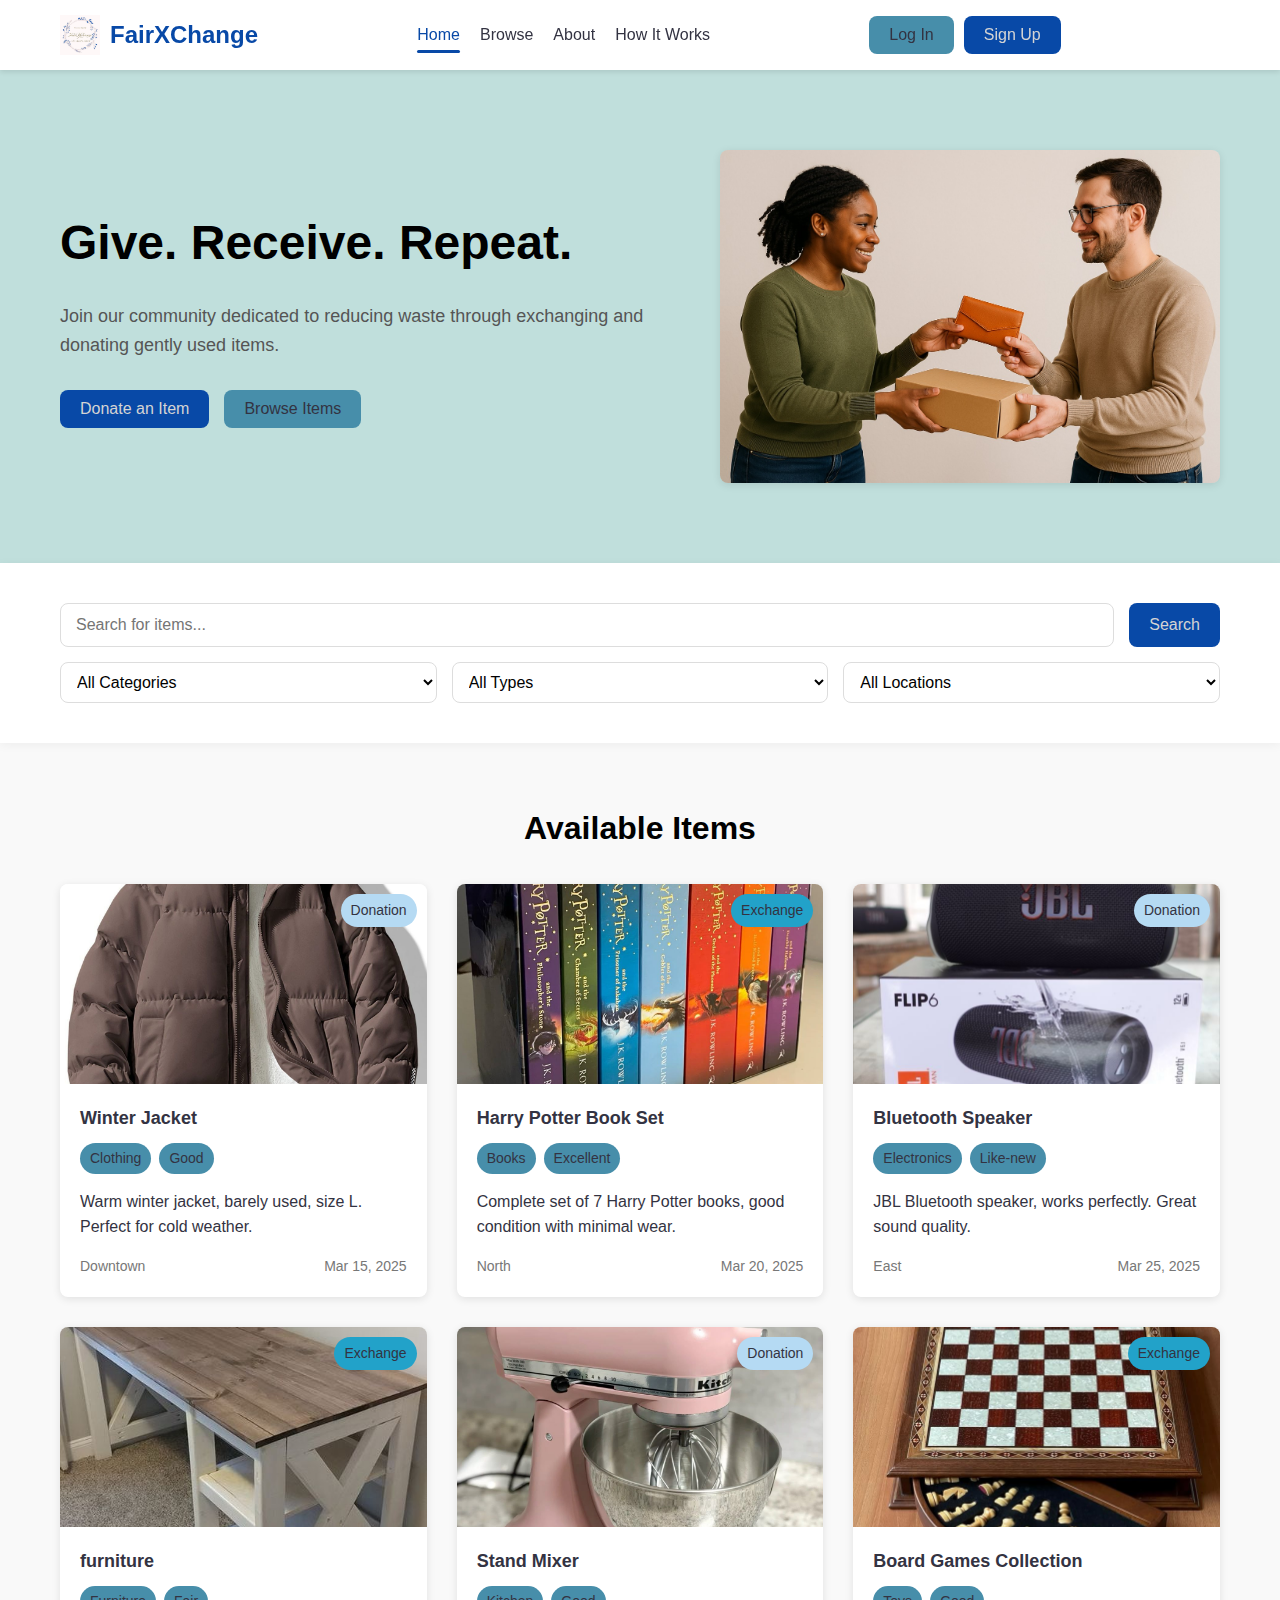
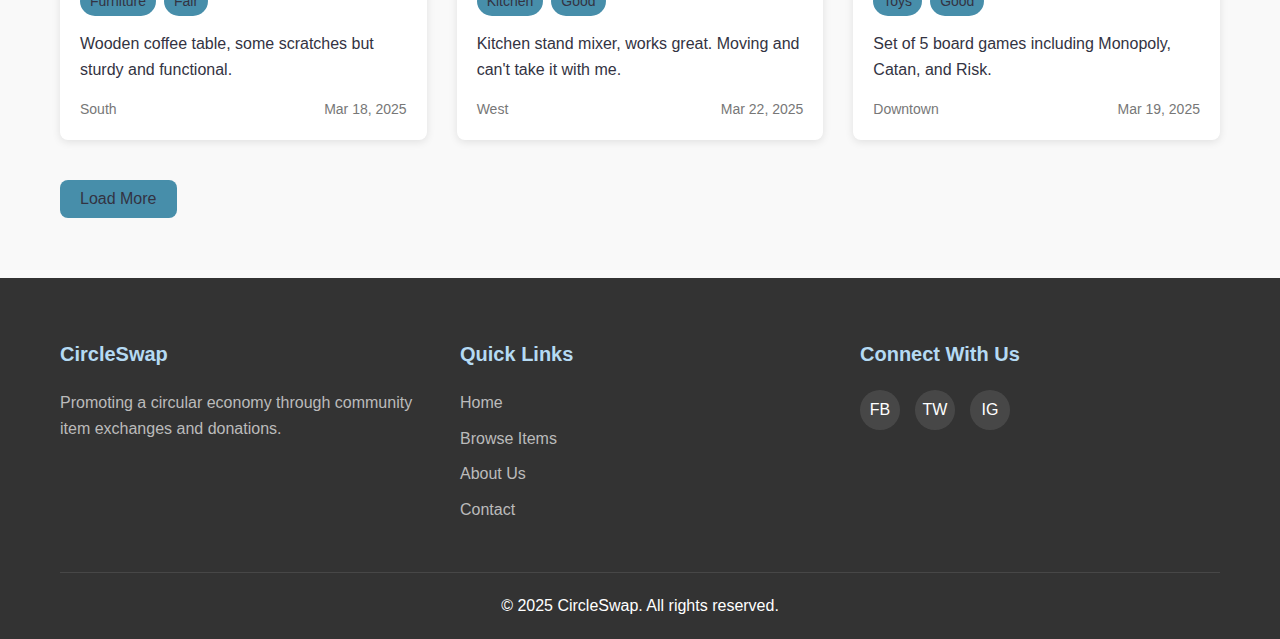
<file: Quantum/Quantum-EcoSwap/index.html>
<!DOCTYPE html>
<html lang="en">
<head>
    <meta charset="UTF-8">
    <meta name="viewport" content="width=device-width, initial-scale=1.0">
    <title>FairXChange - Exchange & Donate Items</title>
    <link rel="stylesheet" href="styles.css">
</head>
<body>
    <header>
        <div class="container">
            <nav>
                <div class="logo">
                    <img src= "nh.jpg" height=10 width=10> </img>
                    <h1>FairXChange</h1>
                </div>
                <div class="nav-links">
                    <a href="#" class="active">Home</a>
                    <a href="#">Browse</a>
                    <a href="#">About</a>
                    <a href="#">How It Works</a>
                </div>
                <div class="auth-buttons">
                    <button id="login-btn" class="btn btn-secondary">Log In</button>
                    <button id="signup-btn" class="btn btn-primary">Sign Up</button>
                </div>
                <div class="auth-buttons">
                    <button id="hamburger-btn" class="hamburger-menu">
                    <span></span>
                    <span></span>
                <span></span>
        </button>
        <div class="mobile-menu">
            <a href="#" class="mobile-link">Log In</a>
            <a href="#" class="mobile-link">Sign Up</a>
        </div>
    </div>
            </nav>
        </div>
    </header>

    <section class="hero">
        <div class="container">
            <div class="hero-content">
                <h1>Give. Receive. Repeat.</h1>
                <p>Join our community dedicated to reducing waste through exchanging and donating gently used items.</p>
                <div class="hero-buttons">
                    <button id="donate-btn" class="btn btn-primary">Donate an Item</button>
                    <button id="browse-btn" class="btn btn-secondary">Browse Items</button>
                </div>
            </div>
            <div class="hero-image">
                <img src="exchange.jpg" alt="People exchanging items">
            </div>
        </div>
    </section>

    <section class="search-section">
        <div class="container">
            <div class="search-container">
                <div class="search-row">
                    <input type="text" id="search-input" placeholder="Search for items...">
                    <button id="search-btn" class="btn btn-primary">Search</button>
                </div>
                <div class="filter-container">
                    <select id="category-filter">
                        <option value="all">All Categories</option>
                        <option value="clothing">Clothing</option>
                        <option value="books">Books</option>
                        <option value="electronics">Electronics</option>
                        <option value="toys">Toys</option>
                        <option value="sports">Sports Equipment</option>
                    </select>
                    <select id="type-filter">
                        <option value="all">All Types</option>
                        <option value="donation">Donation</option>
                        <option value="exchange">Exchange</option>
                    </select>
                    <select id="location-filter">
                        <option value="all">All Locations</option>
                        <option value="downtown">Downtown</option>
                        <option value="north">North Side</option>
                        <option value="south">South Side</option>
                        <option value="east">East Side</option>
                        <option value="west">West Side</option>
                    </select>
                </div>
            </div>
        </div>
    </section>

    <section class="items-section">
        <div class="container">
            <h2>Available Items</h2>
            <div id="items-container" class="items-grid">
                <!-- Items will be added dynamically with JavaScript -->
            </div>
            <div class="load-more">
                <button id="load-more-btn" class="btn btn-secondary">Load More</button>
            </div>
        </div>
    </section>

    <div id="item-modal" class="modal">
        <div class="modal-content">
            <span class="close-btn">&times;</span>
            <div id="modal-item-details"></div>
        </div>
    </div>

    <div id="add-item-modal" class="modal">
        <div class="modal-content">
            <span class="close-btn">&times;</span>
            <h2>Add New Item</h2>
            <form id="add-item-form">
                <div class="form-group">
                    <label for="item-title">Title</label>
                    <input type="text" id="item-title" required>
                </div>
                <div class="form-group">
                    <label for="item-description">Description</label>
                    <textarea id="item-description" rows="4" required></textarea>
                </div>
                <div class="form-group">
                    <label for="item-category">Category</label>
                    <select id="item-category" required>
                        <option value="">Select Category</option>
                        <option value="clothing">Clothing</option>
                        <option value="books">Books</option>
                        <option value="electronics">Electronics</option>
                        <option value="toys">Toys</option>
                        <option value="sports">Sports Equipment</option>
                    </select>
                </div>
                <div class="form-group">
                    <label for="item-condition">Condition</label>
                    <select id="item-condition" required>
                        <option value="">Select Condition</option>
                        <option value="like-new">Like New</option>
                        <option value="excellent">Excellent</option>
                        <option value="good">Good</option>
                        <option value="fair">Fair</option>
                        <option value="poor">Poor</option>
                    </select>
                </div>
                <div class="form-group">
                    <label for="item-image">Image Upload</label>
                    <input type="file" id="item-image">
                </div>
                <div class="form-group">
                    <label for="item-location">Location</label>
                    <select id="item-location" required>
                        <option value="">Select Location</option>
                        <option value="downtown">Downtown</option>
                        <option value="north">North Side</option>
                        <option value="south">South Side</option>
                        <option value="east">East Side</option>
                        <option value="west">West Side</option>
                    </select>
                </div>
                <div class="form-group">
                    <label>Type</label>
                    <div class="radio-group">
                        <label>
                            <input type="radio" name="item-type" value="donation" checked> Donation
                        </label>
                        <label>
                            <input type="radio" name="item-type" value="exchange"> Exchange
                        </label>
                    </div>
                </div>
                <button type="submit" class="btn btn-primary">Submit Item</button>
            </form>
        </div>
    </div>

    <div id="login-modal" class="modal">
        <div class="modal-content">
            <span class="close-btn">&times;</span>
            <h2>Log In</h2>
            <form id="login-form">
                <div class="form-group">
                    <label for="login-email">Email</label>
                    <input type="email" id="login-email" required>
                </div>
                <div class="form-group">
                    <label for="login-password">Password</label>
                    <input type="password" id="login-password" required>
                </div>
                <button type="submit" class="btn btn-primary">Log In</button>
            </form>
            <p class="form-footer">Don't have an account? <a href="#" id="switch-to-signup">Sign Up</a></p>
        </div>
    </div>

    <div id="signup-modal" class="modal">
        <div class="modal-content">
            <span class="close-btn">&times;</span>
            <h2>Sign Up</h2>
            <form id="signup-form">
                <div class="form-group">
                    <label for="signup-name">Full Name</label>
                    <input type="text" id="signup-name" required>
                </div>
                <div class="form-group">
                    <label for="signup-email">Email</label>
                    <input type="email" id="signup-email" required>
                </div>
                <div class="form-group">
                    <label for="signup-password">Password</label>
                    <input type="password" id="signup-password" required>
                </div>
                <div class="form-group">
                    <label for="signup-confirm-password">Confirm Password</label>
                    <input type="password" id="signup-confirm-password" required>
                </div>
                <button type="submit" class="btn btn-primary">Sign Up</button>
            </form>
            <p class="form-footer">Already have an account? <a href="#" id="switch-to-login">Log In</a></p>
        </div>
    </div>

    <footer>
        <div class="container">
            <div class="footer-content">
                <div class="footer-section">
                    <h3>CircleSwap</h3>
                    <p>Promoting a circular economy through community item exchanges and donations.</p>
                </div>
                <div class="footer-section">
                    <h3>Quick Links</h3>
                    <ul>
                        <li><a href="#">Home</a></li>
                        <li><a href="#">Browse Items</a></li>
                        <li><a href="#">About Us</a></li>
                        <li><a href="#">Contact</a></li>
                    </ul>
                </div>
                <div class="footer-section">
                    <h3>Connect With Us</h3>
                    <div class="social-links">
                        <a href="#" class="social-icon">FB</a>
                        <a href="#" class="social-icon">TW</a>
                        <a href="#" class="social-icon">IG</a>
                    </div>
                </div>
            </div>
            <div class="footer-bottom">
                <p>&copy; 2025 CircleSwap. All rights reserved.</p>
            </div>
    </footer>

    <script src="script.js"></script>
</body>
</html>
</file>
<file: Quantum/Quantum-EcoSwap/styles.css>
/* Global Styles */
:root {
    --primary: #0849a7;
    --primary-light: #b5daf3;
    --primary-dark: #000000;
    --secondary: #478eaa;
    --text-dark: #333342;
    --text-light: #d4d4d4;
    --accent: #22a2c9;
    --border-radius: 8px;
    --shadow: 0 2px 8px rgba(0, 0, 0, 0.1);
}

* {
    margin: 0;
    padding: 0;
    box-sizing: border-box;
    font-family: 'Segoe UI', Tahoma, Geneva, Verdana, sans-serif;
}

body {
    background-color: #f9f9f9;
    color: var(--text-dark);
    line-height: 1.6;
}

.container {
    max-width: 1200px;
    margin: 0 auto;
    padding: 0 20px;
}

a {
    text-decoration: none;
    color: var(--primary);
}

ul {
    list-style: none;
}

/* Button Styles */
.btn {
    display: inline-block;
    padding: 10px 20px;
    border: none;
    border-radius: var(--border-radius);
    cursor: pointer;
    font-size: 16px;
    font-weight: 500;
    transition: all 0.3s ease;
}

.btn-primary {
    background-color: var(--primary);
    color: var(--text-light);
}

.btn-primary:hover {
    background-color: var(--primary-dark);
}

.btn-secondary {
    background-color: var(--secondary);
    color: var(--text-dark);
}

.btn-secondary:hover {
    background-color: #e0e0e0;
}

/* Header and Navigation */
header {
    background-color: #fff;
    box-shadow: 0 2px 5px rgba(0, 0, 0, 0.1);
    position: sticky;
    top: 0;
    z-index: 100;
}

nav {
    display: flex;
    justify-content: space-between;
    align-items: center;
    padding: 15px 0;
}

.logo {
    display: flex;
    align-items: center;
}

.logo img {
    width: 40px;
    height: 40px;
    margin-right: 10px;
}

.logo h1 {
    font-size: 24px;
    color: var(--primary);
    font-weight: 700;
}

.nav-links {
    display: flex;
    gap: 20px;
}

.nav-links a {
    color: var(--text-dark);
    font-weight: 500;
    position: relative;
}

.nav-links a:hover {
    color: var(--primary);
}

.nav-links a.active {
    color: var(--primary);
}

.nav-links a.active::after {
    content: '';
    position: absolute;
    bottom: -5px;
    left: 0;
    width: 100%;
    height: 3px;
    background-color: var(--primary);
    border-radius: 2px;
}

.auth-buttons {
    display: flex;
    gap: 10px;
}

/* Hero Section */
.hero {
    padding: 80px 0;
    background-color: #c0dfdc;
}

.hero .container {
    display: flex;
    align-items: center;
    justify-content: space-between;
}

.hero-content {
    flex: 1;
    max-width: 600px;
}

.hero-content h1 {
    font-size: 48px;
    margin-bottom: 20px;
    color: var(--primary-dark);
}

.hero-content p {
    font-size: 18px;
    margin-bottom: 30px;
    color: #555;
}

.hero-buttons {
    display: flex;
    gap: 15px;
}

.hero-image {
    flex: 1;
    max-width: 500px;
    border-radius: var(--border-radius);
    overflow: hidden;
    box-shadow: var(--shadow);
}

.hero-image img {
    width: 100%;
    height: auto;
    display: block;
}

/* Search Section - Updated layout */
.search-section {
    padding: 40px 0;
    background-color: #fff;
    box-shadow: 0 2px 10px rgba(0, 0, 0, 0.05);
}

.search-container {
    display: flex;
    flex-direction: column; /* Change to column to stack search bar above filters */
    gap: 15px;
}

.search-row {
    display: flex;
    width: 100%;
    gap: 15px;
}

.search-row input {
    flex: 1;
    padding: 12px 15px;
    border: 1px solid #ddd;
    border-radius: var(--border-radius);
    font-size: 16px;
}

.filter-container {
    display: flex;
    width: 100%;
    gap: 15px;
    justify-content: space-between;
}

.filter-container select {
    flex: 1;
    padding: 10px 12px;
    border: 1px solid #ddd;
    border-radius: var(--border-radius);
    background-color: #fff;
    font-size: 16px;
}

/* Maintain responsiveness */
@media (max-width: 576px) {
    .filter-container {
        flex-direction: column;
    }
}

/* Items Section */
.items-section {
    padding: 60px 0;
}

.items-section h2 {
    margin-bottom: 30px;
    text-align: center;
    font-size: 32px;
    color: var(--primary-dark);
}

.items-grid {
    display: grid;
    grid-template-columns: repeat(auto-fill, minmax(280px, 1fr));
    gap: 30px;
    margin-bottom: 40px;
}

.item-card {
    background-color: #fff;
    border-radius: var(--border-radius);
    overflow: hidden;
    box-shadow: var(--shadow);
    transition: transform 0.3s ease, box-shadow 0.3s ease;
}

.item-card:hover {
    transform: translateY(-5px);
    box-shadow: 0 8px 16px rgba(0, 0, 0, 0.15);
}

.item-image {
    width: 100%;
    height: 200px;
    overflow: hidden;
    position: relative;
}

.item-image img {
    width: 100%;
    height: 100%;
    object-fit: cover;
}

.item-type {
    position: absolute;
    top: 10px;
    right: 10px;
    padding: 5px 10px;
    border-radius: 20px;
    font-size: 14px;
    font-weight: 500;
}

.item-type.donation {
    background-color: var(--primary-light);
    color: var(black);
}

.item-type.exchange {
    background-color: var(--accent);
    color: var(black);
}

.item-info {
    padding: 20px;
}

.item-info h3 {
    margin-bottom: 10px;
    font-size: 18px;
}

.item-tags {
    display: flex;
    gap: 8px;
    flex-wrap: wrap;
    margin-bottom: 15px;
}

.item-tag {
    background-color: var(--secondary);
    padding: 4px 10px;
    border-radius: 20px;
    font-size: 14px;
}

.item-details {
    display: flex;
    justify-content: space-between;
    font-size: 14px;
    color: #777;
    margin-top: 15px;
}

.load-more {
    text-align: center;
    margin-top: 20px;
}

/* Modal Styles */
.modal {
    display: none;
    position: fixed;
    top: 0;
    left: 0;
    width: 100%;
    height: 100%;
    background-color: rgba(0, 0, 0, 0.5);
    z-index: 1000;
    overflow-y: auto;
}

.modal-content {
    background-color: #fff;
    margin: 50px auto;
    max-width: 600px;
    width: 90%;
    border-radius: var(--border-radius);
    padding: 30px;
    position: relative;
    box-shadow: 0 5px 15px rgba(0, 0, 0, 0.2);
}

.close-btn {
    position: absolute;
    top: 20px;
    right: 20px;
    font-size: 28px;
    cursor: pointer;
    color: #999;
    transition: color 0.3s ease;
}

.close-btn:hover {
    color: var(--text-dark);
}

.modal-content h2 {
    margin-bottom: 20px;
    color: var(--primary-dark);
}

/* Form Styles */
form {
    width: 100%;
}

.form-group {
    margin-bottom: 20px;
}

label {
    display: block;
    margin-bottom: 8px;
    font-weight: 500;
}

input[type="text"],
input[type="email"],
input[type="password"],
textarea,
select {
    width: 100%;
    padding: 12px 15px;
    border: 1px solid #ddd;
    border-radius: var(--border-radius);
    font-size: 16px;
}

textarea {
    resize: vertical;
    min-height: 120px;
}

.radio-group {
    display: flex;
    gap: 20px;
}

.radio-group label {
    display: flex;
    align-items: center;
    cursor: pointer;
}

.radio-group input {
    margin-right: 8px;
}

.form-footer {
    margin-top: 20px;
    text-align: center;
}

/* Item Details in Modal */
.item-detail-container {
    display: flex;
    flex-direction: column;
    gap: 20px;
}

.item-detail-header {
    display: flex;
    gap: 20px;
}

.item-detail-image {
    width: 200px;
    height: 200px;
    border-radius: var(--border-radius);
    overflow: hidden;
}

.item-detail-image img {
    width: 100%;
    height: 100%;
    object-fit: cover;
}

.item-detail-info h3 {
    font-size: 24px;
    margin-bottom: 10px;
}

.item-detail-meta {
    margin-top: 15px;
}

.item-detail-meta p {
    margin-bottom: 5px;
}

.contact-btn {
    margin-top: 20px;
}

/* Footer */
footer {
    background-color: #333;
    color: #fff;
    padding: 60px 0 20px;
}

.footer-content {
    display: grid;
    grid-template-columns: repeat(auto-fit, minmax(250px, 1fr));
    gap: 40px;
    margin-bottom: 40px;
}

.footer-section h3 {
    font-size: 20px;
    margin-bottom: 20px;
    color: var(--primary-light);
}

.footer-section p {
    color: #bbb;
    margin-bottom: 20px;
}

.footer-section ul li {
    margin-bottom: 10px;
}

.footer-section ul li a {
    color: #bbb;
    transition: color 0.3s ease;
}

.footer-section ul li a:hover {
    color: #fff;
}

.social-links {
    display: flex;
    gap: 15px;
}

.social-icon {
    display: flex;
    align-items: center;
    justify-content: center;
    width: 40px;
    height: 40px;
    background-color: rgba(255, 255, 255, 0.1);
    border-radius: 50%;
    color: #fff;
    transition: background-color 0.3s ease;
}

.social-icon:hover {
    background-color: var(--primary);
}

.footer-bottom {
    text-align: center;
    padding-top: 20px;
    border-top: 1px solid rgba(255, 255, 255, 0.1);
}

/* Responsive Styles */
@media (max-width: 992px) {
    .hero .container {
        flex-direction: column;
        text-align: center;
    }

    .hero-content {
        margin-bottom: 40px;
    }

    .hero-buttons {
        justify-content: center;
    }
}

@media (max-width: 768px) {
    .nav-links {
        display: none;
    }

    .search-container {
        display: flex;
        flex-direction: column;
        gap: 15px;
    }
    
    .search-row {
        display: flex;
        width: 100%;
        gap: 15px;
        align-items: center;
    }
    
    .filter-container {
        display: flex;
        gap: 10px;
        width: 100%;
        justify-content: space-between;
    }
    
    .filter-container select {
        flex: 1;
    }

    .item-detail-header {
        flex-direction: column;
    }

    .item-detail-image {
        width: 100%;
        height: 250px;
    }
}

@media (max-width: 576px) {
    .items-grid {
        grid-template-columns: 1fr;
    }

    .modal-content {
        padding: 20px;
    }

    .hero-content h1 {
        font-size: 36px;
    }
}
/* Add this to your styles.css file */
.hamburger-menu {
    display: none;
    flex-direction: column;
    justify-content: space-between;
    width: 30px;
    height: 21px;
    background: transparent;
    border: none;
    cursor: pointer;
    padding: 0;
}

.hamburger-menu span {
    width: 100%;
    height: 3px;
    background-color: var(--primary);
    border-radius: 3px;
}

.mobile-menu {
    display: none;
    position: absolute;
    top: 100%;
    right: 0;
    background-color: white;
    box-shadow: 0 2px 10px rgba(0, 0, 0, 0.1);
    border-radius: var(--border-radius);
    padding: 15px;
    z-index: 100;
}

.mobile-menu.active {
    display: block;
}

.mobile-link {
    display: block;
    padding: 10px 15px;
    color: var(--text-dark);
    font-weight: 500;
}

.mobile-link:hover {
    background-color: #f5f5f5;
}

@media (max-width: 768px) {
    .auth-buttons .btn {
        display: none;
    }
    
    .hamburger-menu {
        display: flex;
    }
}

.no-items-message {
    grid-column: 1 / -1;
    text-align: center;
    padding: 60px 0;
    font-size: 20px;
    color: #888;
    background-color: #f8f8f8;
    border-radius: var(--border-radius);
    width: 100%;
    box-shadow: var(--shadow);
}
</file>
